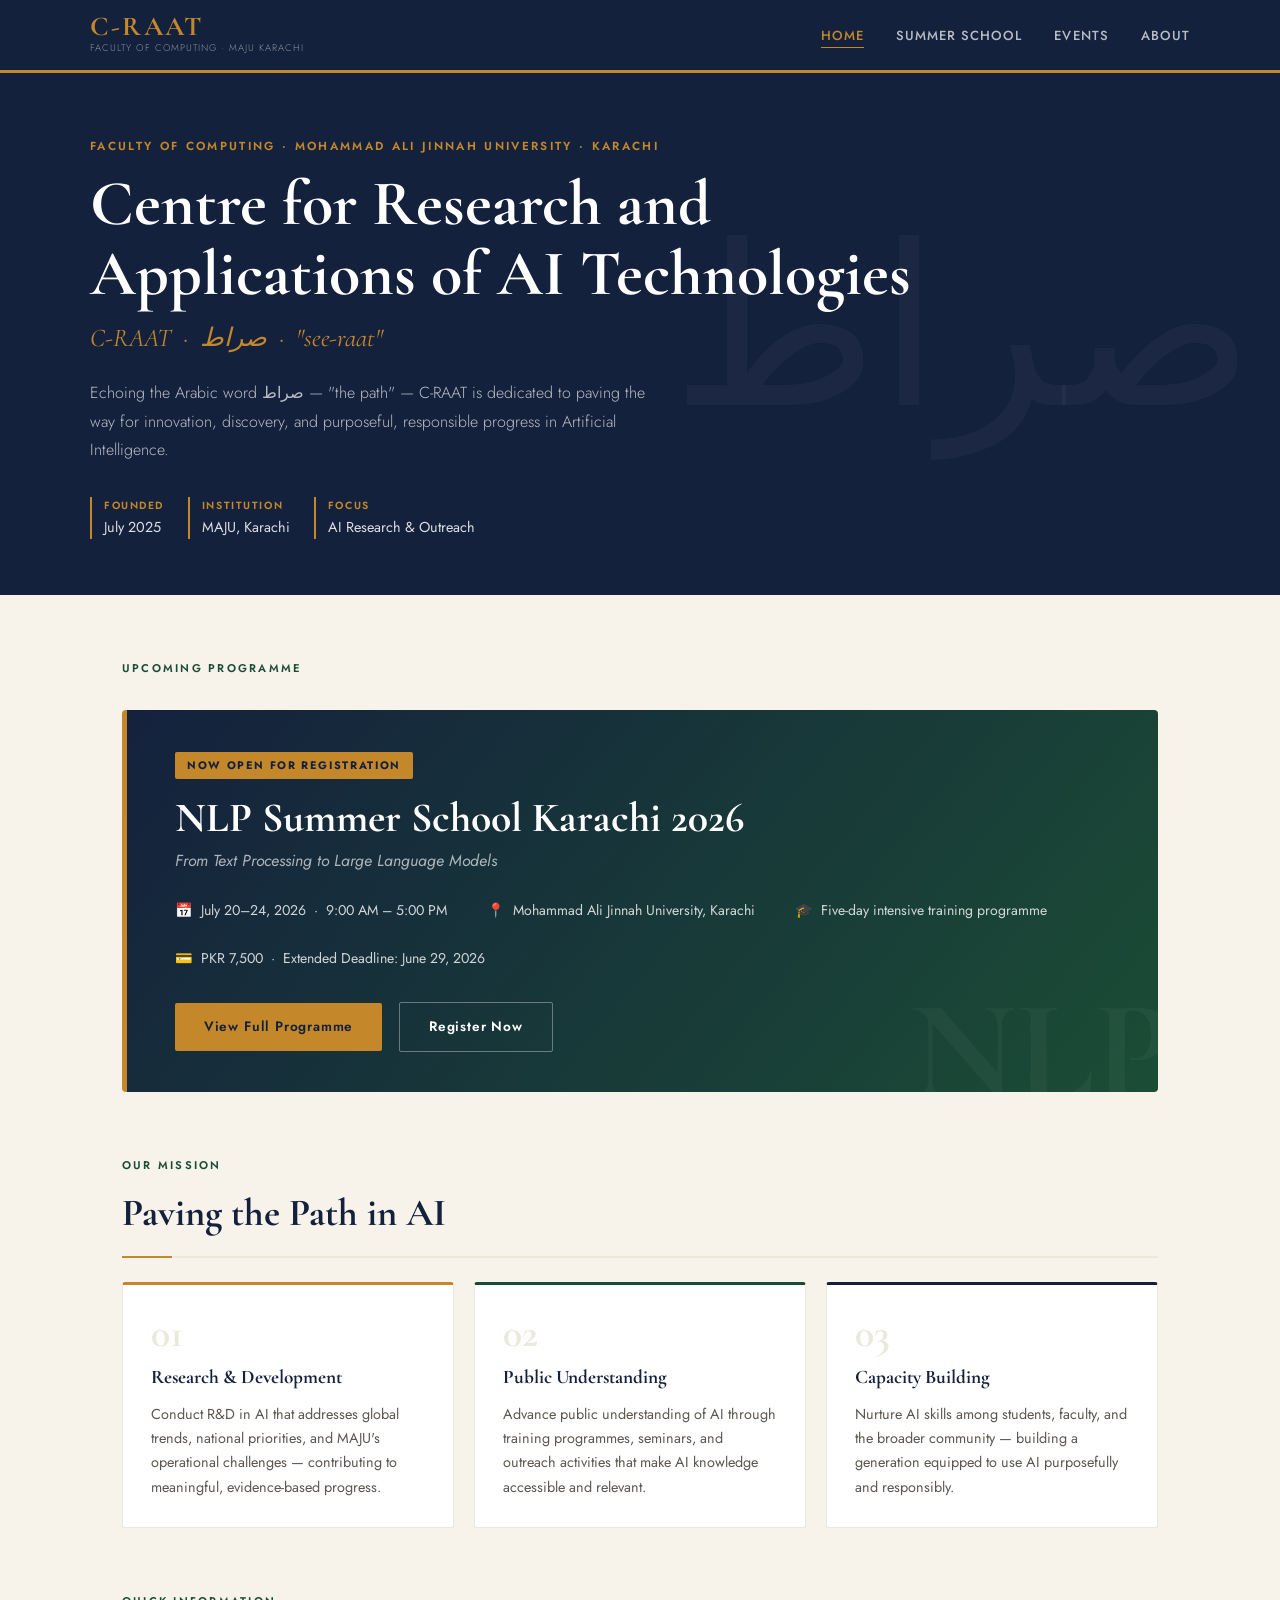
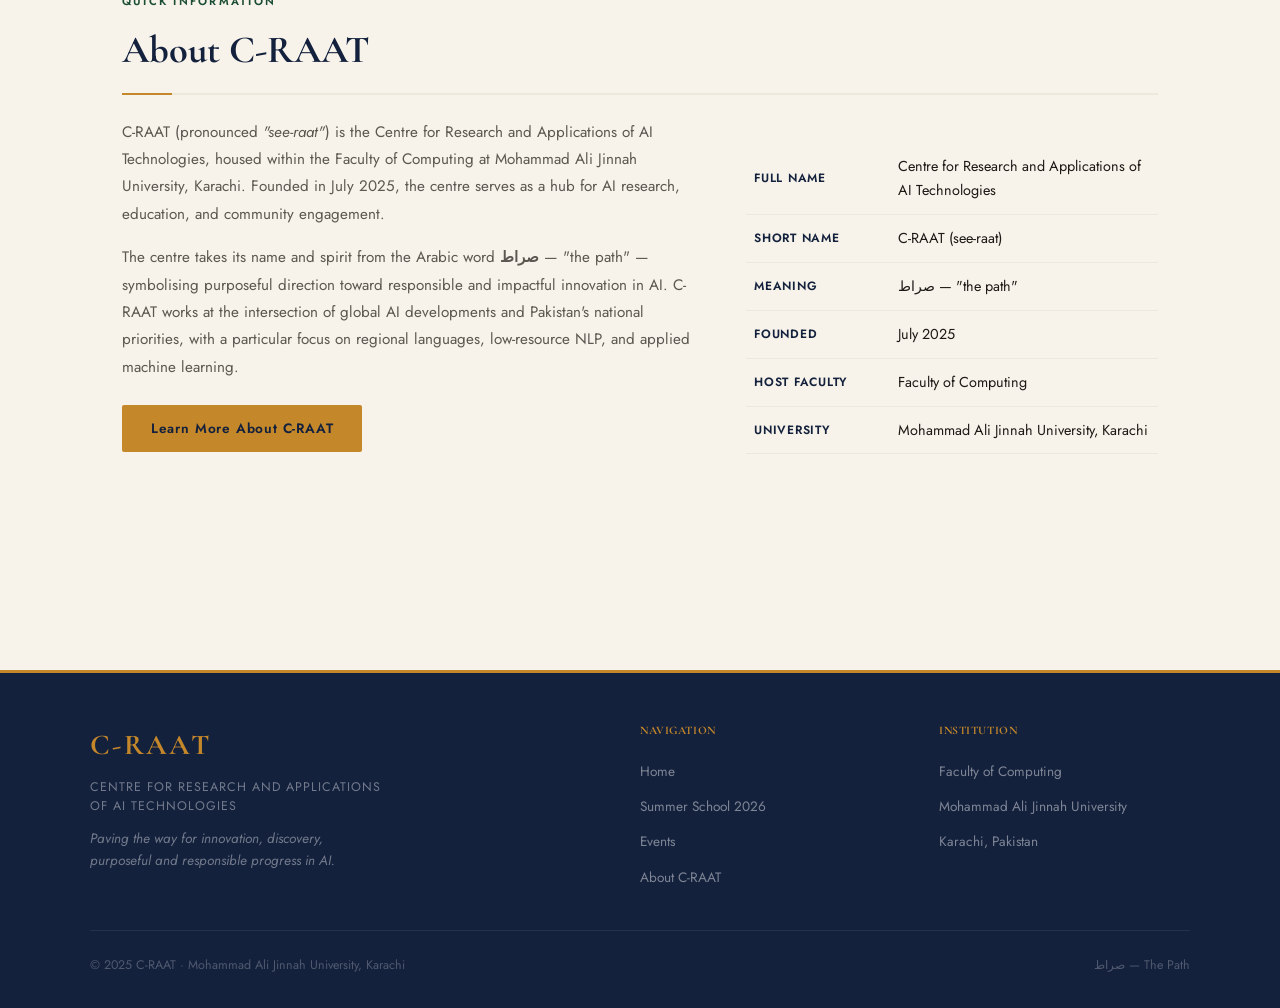
<file: index.html>
<!DOCTYPE html>
<html lang="en">
<head>
  <meta charset="UTF-8">
  <meta name="viewport" content="width=device-width, initial-scale=1.0">
  <title>C-RAAT — Centre for Research and Applications of AI Technologies</title>
  <meta name="description" content="C-RAAT is the Centre for Research and Applications of AI Technologies at the Faculty of Computing, Mohammad Ali Jinnah University, Karachi.">
  <link rel="stylesheet" href="style.css">
</head>
<body>

<!-- ── HEADER ─────────────────────────────── -->
<header class="site-header">
  <div class="nav-inner">
    <a href="index.html" class="site-logo">
      <span class="logo-abbr">C-RAAT</span>
      <span class="logo-sub">Faculty of Computing · MAJU Karachi</span>
    </a>
    <ul class="nav-links">
      <li><a href="index.html" class="active">Home</a></li>
      <li><a href="summer-school.html">Summer School</a></li>
      <li><a href="events.html">Events</a></li>
      <li><a href="about.html">About</a></li>
    </ul>
  </div>
</header>

<!-- ── HERO ───────────────────────────────── -->
<section class="page-hero" data-arabic="صراط">
  <div class="hero-inner">
    <p class="hero-eyebrow">Faculty of Computing · Mohammad Ali Jinnah University · Karachi</p>
    <h1 class="hero-title">Centre for Research and<br>Applications of AI Technologies</h1>
    <p class="hero-subtitle">C-RAAT &nbsp;·&nbsp; صراط &nbsp;·&nbsp; "see-raat"</p>
    <p class="hero-desc">
      Echoing the Arabic word صراط — "the path" — C-RAAT is dedicated to paving the way for innovation, discovery, and purposeful, responsible progress in Artificial Intelligence.
    </p>
    <div class="hero-badges">
      <div class="hero-badge">
        <span class="badge-label">Founded</span>
        <span class="badge-value">July 2025</span>
      </div>
      <div class="hero-badge">
        <span class="badge-label">Institution</span>
        <span class="badge-value">MAJU, Karachi</span>
      </div>
      <div class="hero-badge">
        <span class="badge-label">Focus</span>
        <span class="badge-value">AI Research &amp; Outreach</span>
      </div>
    </div>
  </div>
</section>

<!-- ── MAIN ────────────────────────────────── -->
<main class="main">

  <!-- Summer School Announcement -->
  <section class="section">
    <p class="section-eyebrow">Upcoming Programme</p>
    <div class="announcement">
      <span class="ann-badge">Now Open for Registration</span>
      <h2 class="ann-title">NLP Summer School Karachi 2026</h2>
      <p class="ann-subtitle">From Text Processing to Large Language Models</p>
      <div class="ann-details">
        <div class="ann-detail">
          <span class="ann-detail-icon">📅</span>
          <span>July 20–24, 2026 &nbsp;·&nbsp; 9:00 AM – 5:00 PM</span>
        </div>
        <div class="ann-detail">
          <span class="ann-detail-icon">📍</span>
          <span>Mohammad Ali Jinnah University, Karachi</span>
        </div>
        <div class="ann-detail">
          <span class="ann-detail-icon">🎓</span>
          <span>Five-day intensive training programme</span>
        </div>
        <div class="ann-detail">
          <span class="ann-detail-icon">💳</span>
          <span>PKR 7,500 &nbsp;·&nbsp; Extended Deadline: June 29, 2026</span>
        </div>
      </div>
      <a href="summer-school.html" class="btn btn-gold">View Full Programme</a>
      <a href="summer-school.html#registration" class="btn btn-outline">Register Now</a>
    </div>
  </section>

  <!-- Mission -->
  <section class="section">
    <p class="section-eyebrow">Our Mission</p>
    <h2 class="section-title">Paving the Path in AI</h2>
    <div class="cards-grid">
      <div class="card">
        <div class="card-num">01</div>
        <h3 class="card-title">Research &amp; Development</h3>
        <p class="card-text">Conduct R&amp;D in AI that addresses global trends, national priorities, and MAJU's operational challenges — contributing to meaningful, evidence-based progress.</p>
      </div>
      <div class="card">
        <div class="card-num">02</div>
        <h3 class="card-title">Public Understanding</h3>
        <p class="card-text">Advance public understanding of AI through training programmes, seminars, and outreach activities that make AI knowledge accessible and relevant.</p>
      </div>
      <div class="card">
        <div class="card-num">03</div>
        <h3 class="card-title">Capacity Building</h3>
        <p class="card-text">Nurture AI skills among students, faculty, and the broader community — building a generation equipped to use AI purposefully and responsibly.</p>
      </div>
    </div>
  </section>

  <!-- Quick Info -->
  <section class="section">
    <p class="section-eyebrow">Quick Information</p>
    <h2 class="section-title">About C-RAAT</h2>
    <div class="two-col">
      <div class="prose">
        <p>
          C-RAAT (pronounced <em>"see-raat"</em>) is the Centre for Research and Applications of AI Technologies, housed within the Faculty of Computing at Mohammad Ali Jinnah University, Karachi. Founded in July 2025, the centre serves as a hub for AI research, education, and community engagement.
        </p>
        <p>
          The centre takes its name and spirit from the Arabic word <strong>صراط</strong> — "the path" — symbolising purposeful direction toward responsible and impactful innovation in AI. C-RAAT works at the intersection of global AI developments and Pakistan's national priorities, with a particular focus on regional languages, low-resource NLP, and applied machine learning.
        </p>
        <a href="about.html" class="btn btn-gold" style="margin-top:0.5rem;">Learn More About C-RAAT</a>
      </div>
      <div>
        <table class="info-table">
          <tr><td>Full Name</td><td>Centre for Research and Applications of AI Technologies</td></tr>
          <tr><td>Short Name</td><td>C-RAAT (see-raat)</td></tr>
          <tr><td>Meaning</td><td>صراط — "the path"</td></tr>
          <tr><td>Founded</td><td>July 2025</td></tr>
          <tr><td>Host Faculty</td><td>Faculty of Computing</td></tr>
          <tr><td>University</td><td>Mohammad Ali Jinnah University, Karachi</td></tr>
        </table>
      </div>
    </div>
  </section>

</main>

<!-- ── FOOTER ──────────────────────────────── -->
<footer class="site-footer">
  <div class="footer-inner">
    <div>
      <div class="footer-brand-name">C-RAAT</div>
      <div class="footer-brand-full">Centre for Research and Applications<br>of AI Technologies</div>
      <p class="footer-brand-tagline">Paving the way for innovation, discovery,<br>purposeful and responsible progress in AI.</p>
    </div>
    <div>
      <div class="footer-heading">Navigation</div>
      <ul class="footer-links">
        <li><a href="index.html">Home</a></li>
        <li><a href="summer-school.html">Summer School 2026</a></li>
        <li><a href="events.html">Events</a></li>
        <li><a href="about.html">About C-RAAT</a></li>
      </ul>
    </div>
    <div>
      <div class="footer-heading">Institution</div>
      <ul class="footer-links">
        <li><a href="#">Faculty of Computing</a></li>
        <li><a href="#">Mohammad Ali Jinnah University</a></li>
        <li><a href="#">Karachi, Pakistan</a></li>
      </ul>
    </div>
  </div>
  <div class="footer-bottom">
    <span>© 2025 C-RAAT · Mohammad Ali Jinnah University, Karachi</span>
    <span>صراط — The Path</span>
  </div>
</footer>

</body>
</html>
</file>
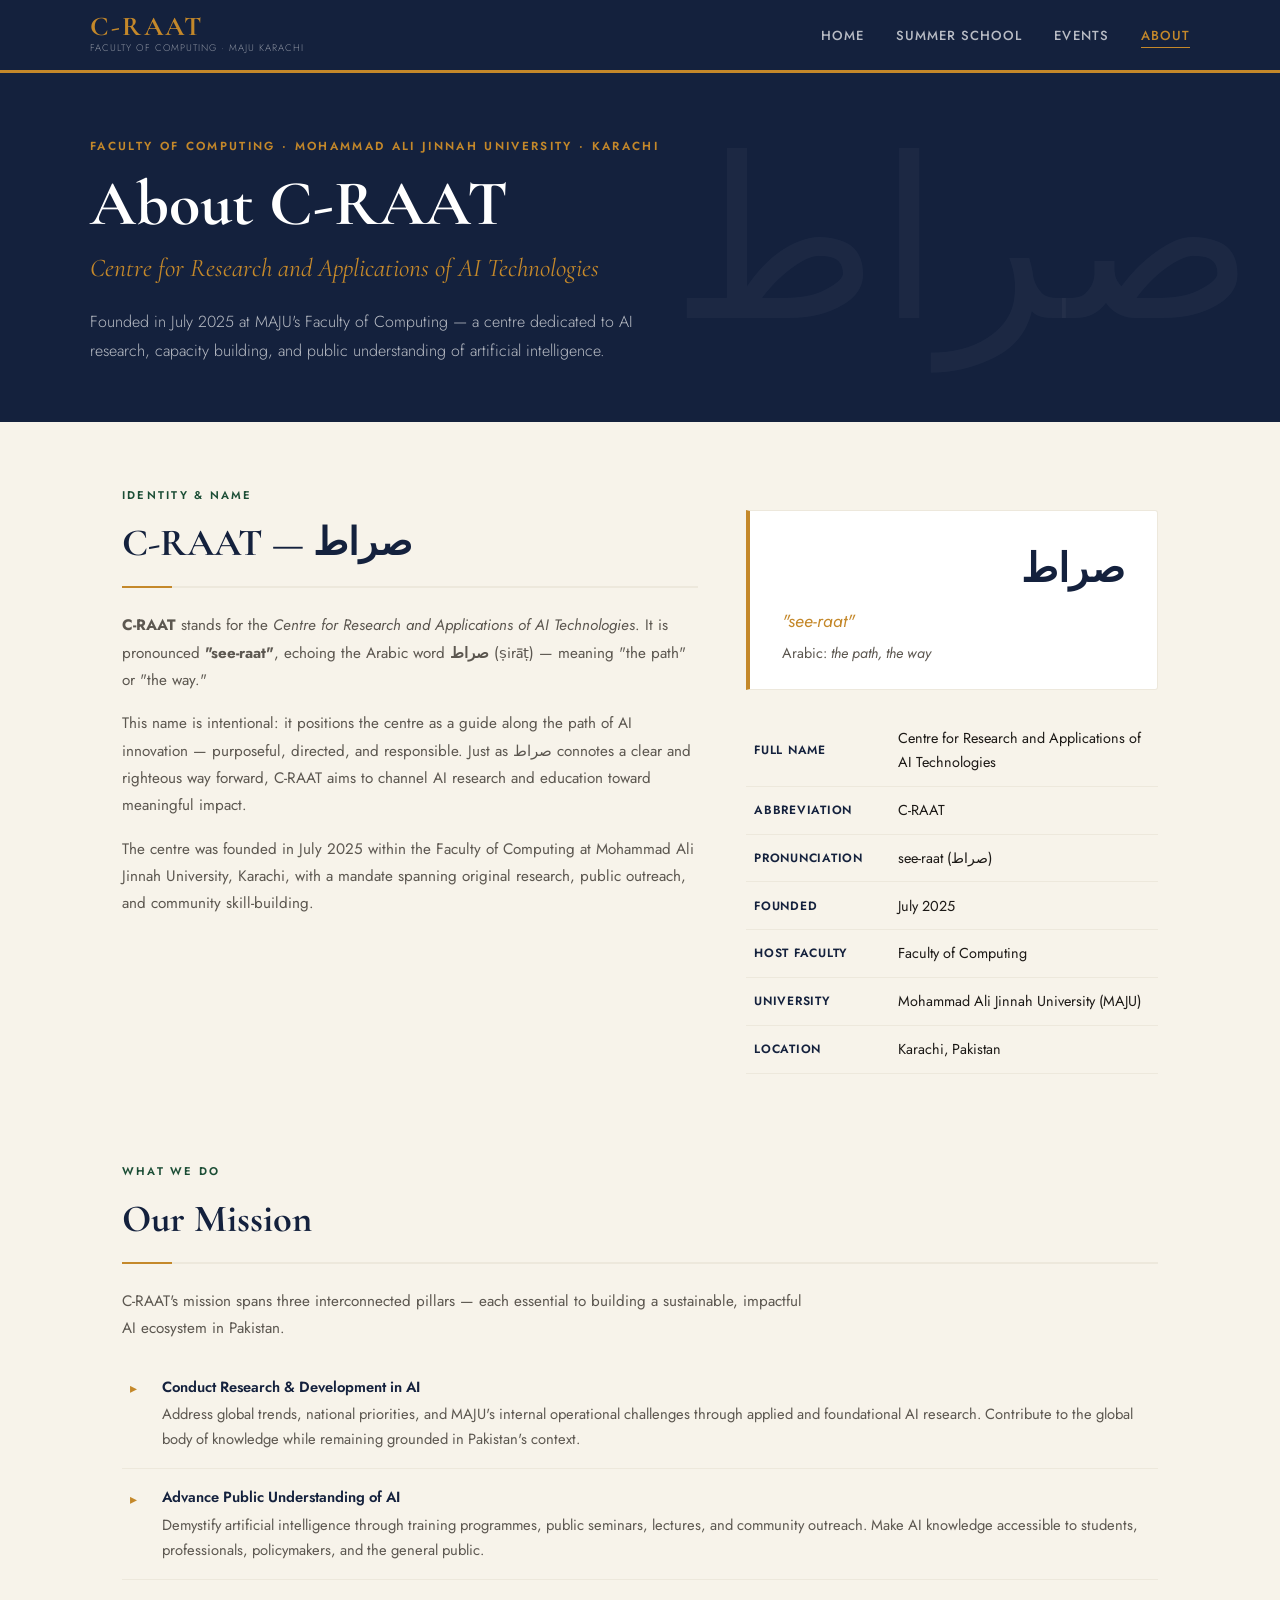
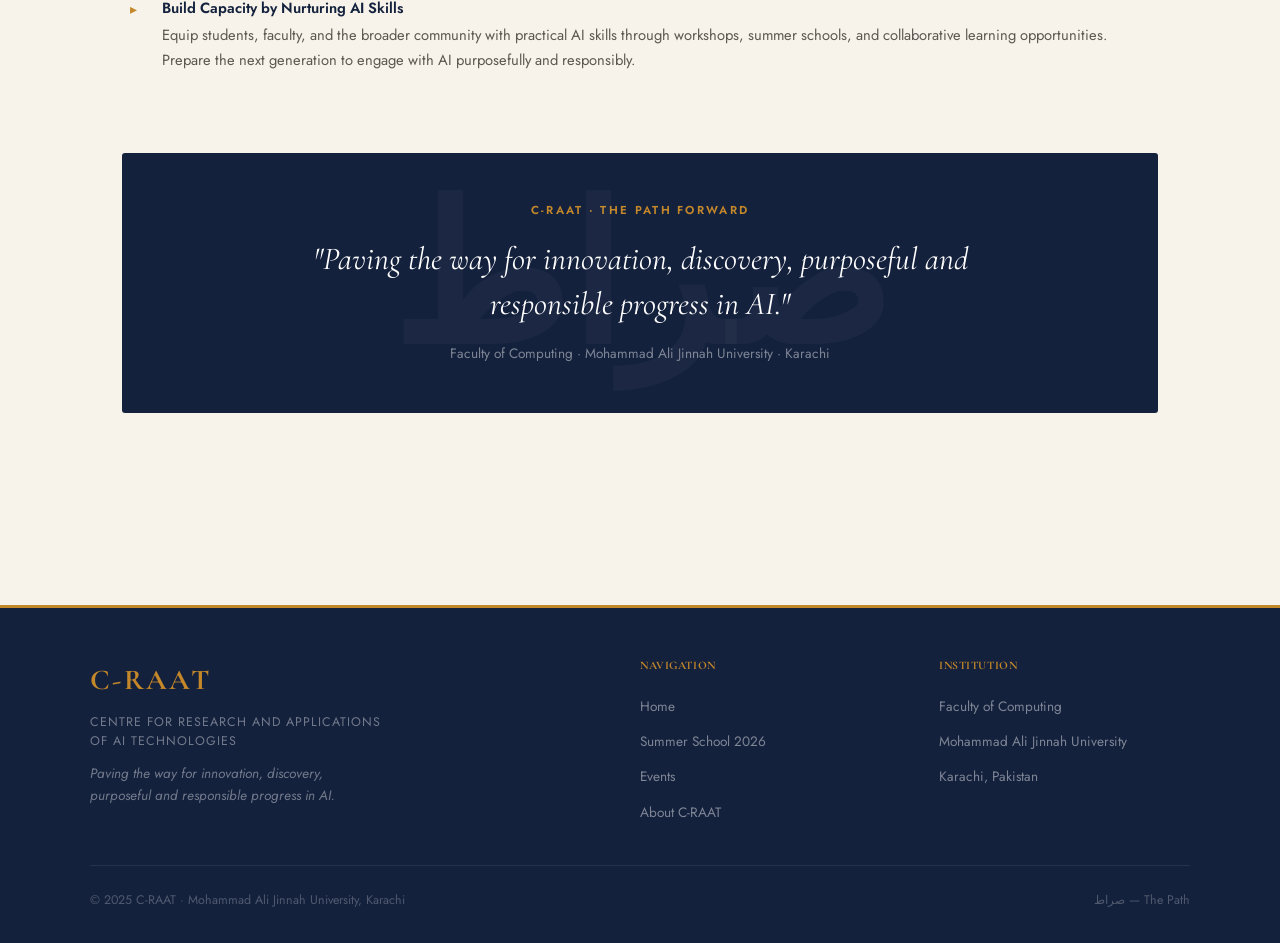
<file: about.html>
<!DOCTYPE html>
<html lang="en">
<head>
  <meta charset="UTF-8">
  <meta name="viewport" content="width=device-width, initial-scale=1.0">
  <title>About C-RAAT · Centre for Research and Applications of AI Technologies</title>
  <meta name="description" content="About C-RAAT — the Centre for Research and Applications of AI Technologies at the Faculty of Computing, Mohammad Ali Jinnah University, Karachi.">
  <link rel="stylesheet" href="style.css">
</head>
<body>

<header class="site-header">
  <div class="nav-inner">
    <a href="index.html" class="site-logo">
      <span class="logo-abbr">C-RAAT</span>
      <span class="logo-sub">Faculty of Computing · MAJU Karachi</span>
    </a>
    <ul class="nav-links">
      <li><a href="index.html">Home</a></li>
      <li><a href="summer-school.html">Summer School</a></li>
      <li><a href="events.html">Events</a></li>
      <li><a href="about.html" class="active">About</a></li>
    </ul>
  </div>
</header>

<section class="page-hero" data-arabic="صراط">
  <div class="hero-inner">
    <p class="hero-eyebrow">Faculty of Computing · Mohammad Ali Jinnah University · Karachi</p>
    <h1 class="hero-title">About C-RAAT</h1>
    <p class="hero-subtitle">Centre for Research and Applications of AI Technologies</p>
    <p class="hero-desc">
      Founded in July 2025 at MAJU's Faculty of Computing — a centre dedicated to AI research, capacity building, and public understanding of artificial intelligence.
    </p>
  </div>
</section>

<main class="main">

  <!-- Name & Meaning -->
  <section class="section">
    <div class="two-col">
      <div>
        <p class="section-eyebrow">Identity &amp; Name</p>
        <h2 class="section-title">C-RAAT — صراط</h2>
        <div class="prose">
          <p>
            <strong>C-RAAT</strong> stands for the <em>Centre for Research and Applications of AI Technologies</em>. It is pronounced <strong>"see-raat"</strong>, echoing the Arabic word <strong>صراط</strong> (ṣirāṭ) — meaning "the path" or "the way."
          </p>
          <p>
            This name is intentional: it positions the centre as a guide along the path of AI innovation — purposeful, directed, and responsible. Just as صراط connotes a clear and righteous way forward, C-RAAT aims to channel AI research and education toward meaningful impact.
          </p>
          <p>
            The centre was founded in July 2025 within the Faculty of Computing at Mohammad Ali Jinnah University, Karachi, with a mandate spanning original research, public outreach, and community skill-building.
          </p>
        </div>
      </div>
      <div>
        <div class="pronunciation-box">
          <div class="pronunciation-arabic">صراط</div>
          <div class="pronunciation-phonetic">"see-raat"</div>
          <div class="pronunciation-meaning">Arabic: <em>the path, the way</em></div>
        </div>
        <table class="info-table" style="margin-top:1.5rem;">
          <tr><td>Full Name</td><td>Centre for Research and Applications of AI Technologies</td></tr>
          <tr><td>Abbreviation</td><td>C-RAAT</td></tr>
          <tr><td>Pronunciation</td><td>see-raat (صراط)</td></tr>
          <tr><td>Founded</td><td>July 2025</td></tr>
          <tr><td>Host Faculty</td><td>Faculty of Computing</td></tr>
          <tr><td>University</td><td>Mohammad Ali Jinnah University (MAJU)</td></tr>
          <tr><td>Location</td><td>Karachi, Pakistan</td></tr>
        </table>
      </div>
    </div>
  </section>

  <!-- Mission -->
  <section class="section">
    <p class="section-eyebrow">What We Do</p>
    <h2 class="section-title">Our Mission</h2>
    <p style="font-size:0.95rem;color:var(--text-muted);max-width:680px;margin-bottom:0.5rem;line-height:1.8;">
      C-RAAT's mission spans three interconnected pillars — each essential to building a sustainable, impactful AI ecosystem in Pakistan.
    </p>
    <ul class="mission-list">
      <li>
        <strong>Conduct Research &amp; Development in AI</strong>
        Address global trends, national priorities, and MAJU's internal operational challenges through applied and foundational AI research. Contribute to the global body of knowledge while remaining grounded in Pakistan's context.
      </li>
      <li>
        <strong>Advance Public Understanding of AI</strong>
        Demystify artificial intelligence through training programmes, public seminars, lectures, and community outreach. Make AI knowledge accessible to students, professionals, policymakers, and the general public.
      </li>
      <li>
        <strong>Build Capacity by Nurturing AI Skills</strong>
        Equip students, faculty, and the broader community with practical AI skills through workshops, summer schools, and collaborative learning opportunities. Prepare the next generation to engage with AI purposefully and responsibly.
      </li>
    </ul>
  </section>

  <!-- Tagline -->
  <section class="section">
    <div style="background:var(--navy);color:var(--white);padding:3rem;border-radius:3px;text-align:center;position:relative;overflow:hidden;">
      <div style="position:absolute;inset:0;display:flex;align-items:center;justify-content:center;pointer-events:none;">
        <span style="font-family:'Cormorant Garamond',serif;font-size:12rem;font-weight:700;color:rgba(255,255,255,0.03);">صراط</span>
      </div>
      <p style="font-size:0.72rem;letter-spacing:0.2em;text-transform:uppercase;color:var(--gold);font-weight:600;margin-bottom:1rem;">C-RAAT · The Path Forward</p>
      <blockquote style="font-family:'Cormorant Garamond',serif;font-size:clamp(1.4rem,3vw,2rem);font-style:italic;line-height:1.4;color:var(--white);max-width:700px;margin:0 auto 1rem;">
        "Paving the way for innovation, discovery, purposeful and responsible progress in AI."
      </blockquote>
      <p style="font-size:0.85rem;color:rgba(255,255,255,0.45);">Faculty of Computing · Mohammad Ali Jinnah University · Karachi</p>
    </div>
  </section>

</main>

<footer class="site-footer">
  <div class="footer-inner">
    <div>
      <div class="footer-brand-name">C-RAAT</div>
      <div class="footer-brand-full">Centre for Research and Applications<br>of AI Technologies</div>
      <p class="footer-brand-tagline">Paving the way for innovation, discovery,<br>purposeful and responsible progress in AI.</p>
    </div>
    <div>
      <div class="footer-heading">Navigation</div>
      <ul class="footer-links">
        <li><a href="index.html">Home</a></li>
        <li><a href="summer-school.html">Summer School 2026</a></li>
        <li><a href="events.html">Events</a></li>
        <li><a href="about.html">About C-RAAT</a></li>
      </ul>
    </div>
    <div>
      <div class="footer-heading">Institution</div>
      <ul class="footer-links">
        <li><a href="#">Faculty of Computing</a></li>
        <li><a href="#">Mohammad Ali Jinnah University</a></li>
        <li><a href="#">Karachi, Pakistan</a></li>
      </ul>
    </div>
  </div>
  <div class="footer-bottom">
    <span>© 2025 C-RAAT · Mohammad Ali Jinnah University, Karachi</span>
    <span>صراط — The Path</span>
  </div>
</footer>

</body>
</html>
</file>
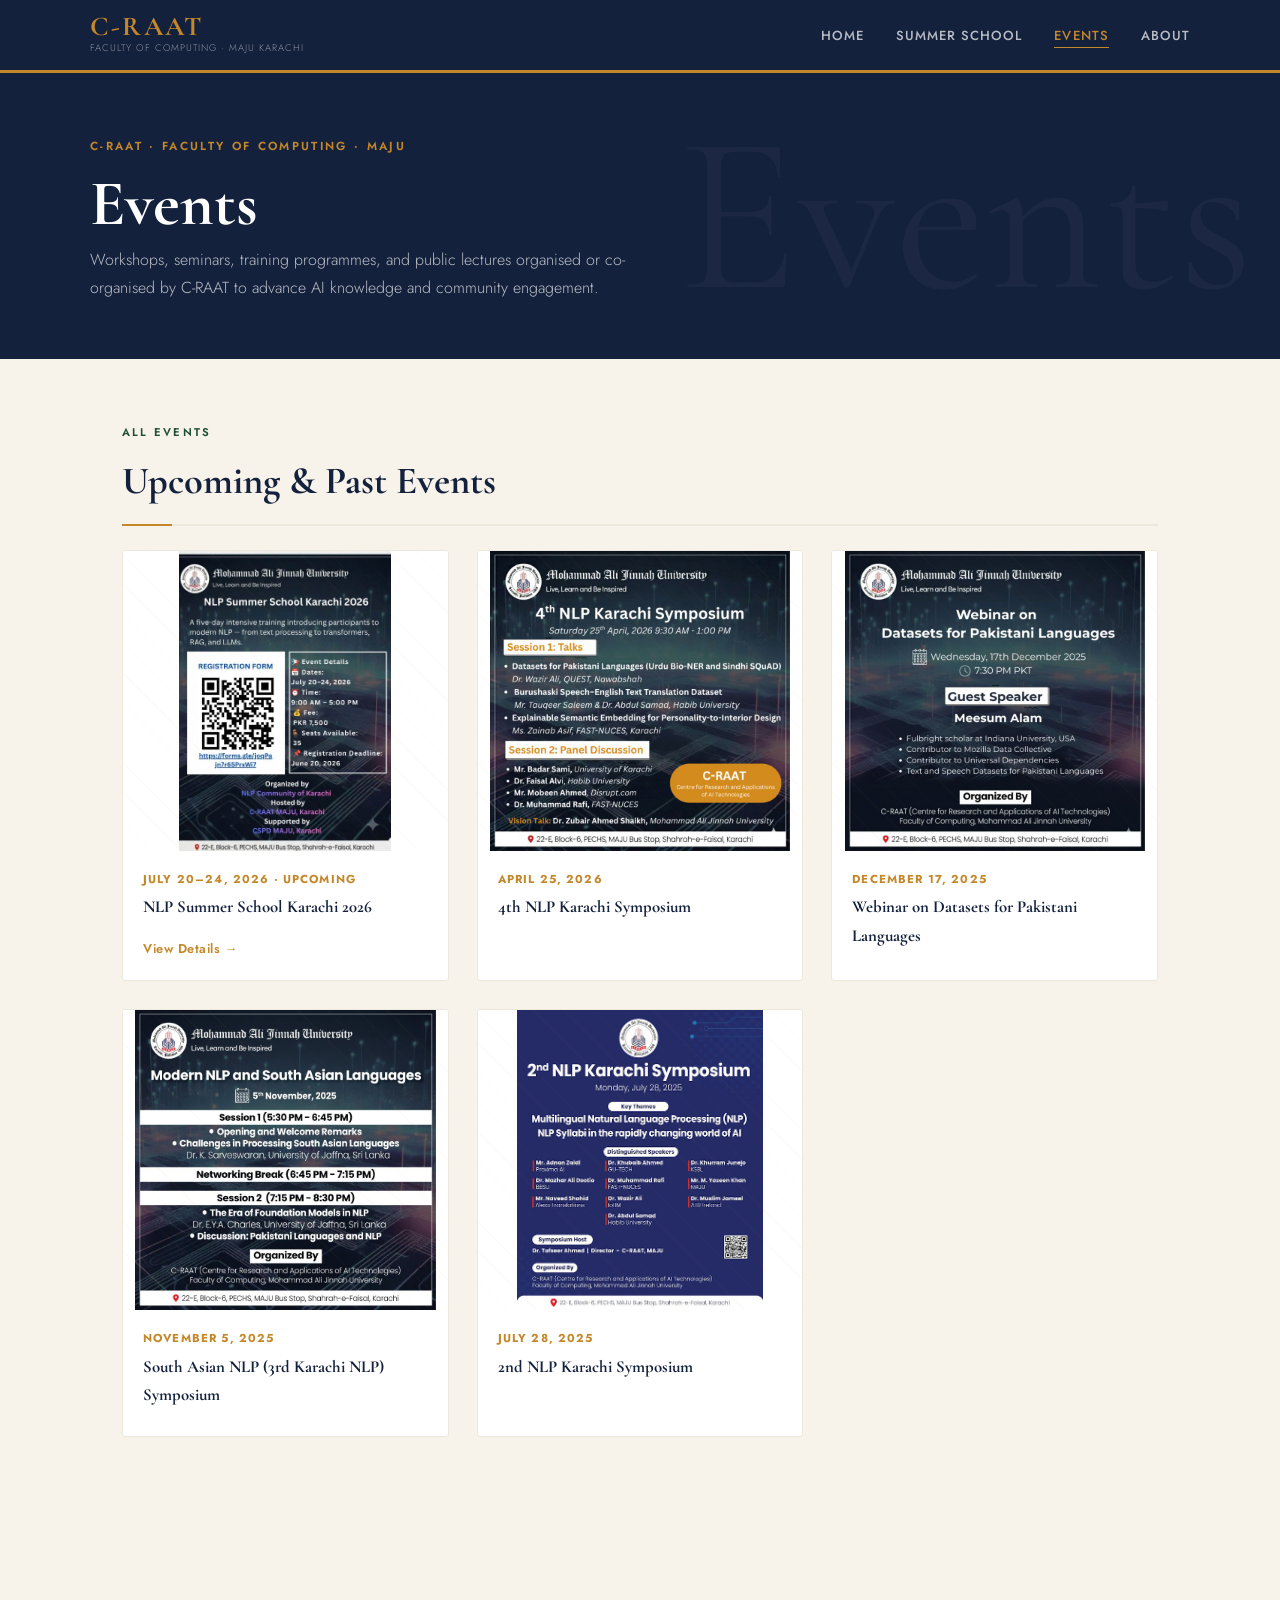
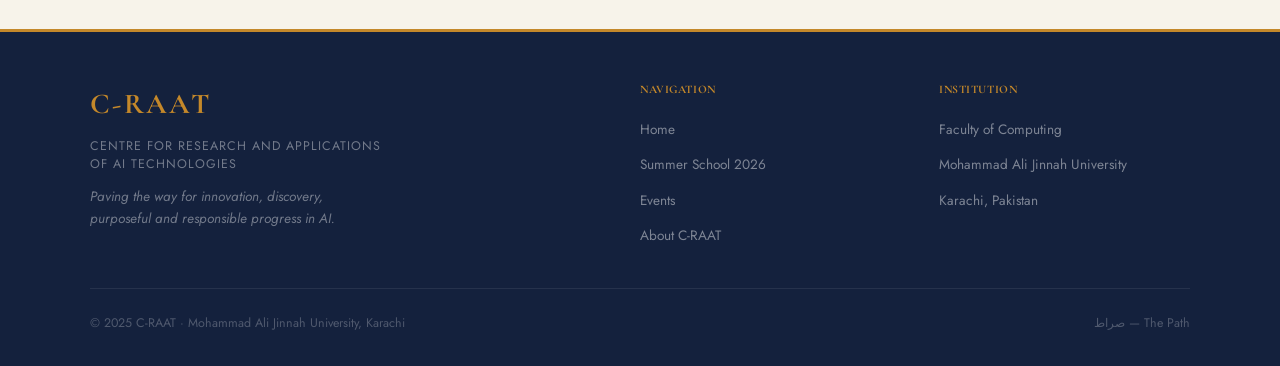
<file: events.html>
<!DOCTYPE html>
<html lang="en">
<head>
  <meta charset="UTF-8">
  <meta name="viewport" content="width=device-width, initial-scale=1.0">
  <title>Events · C-RAAT</title>
  <meta name="description" content="Events organised or co-organised by C-RAAT — Centre for Research and Applications of AI Technologies, MAJU Karachi.">
  <link rel="stylesheet" href="style.css">
</head>
<body>

<header class="site-header">
  <div class="nav-inner">
    <a href="index.html" class="site-logo">
      <span class="logo-abbr">C-RAAT</span>
      <span class="logo-sub">Faculty of Computing · MAJU Karachi</span>
    </a>
    <ul class="nav-links">
      <li><a href="index.html">Home</a></li>
      <li><a href="summer-school.html">Summer School</a></li>
      <li><a href="events.html" class="active">Events</a></li>
      <li><a href="about.html">About</a></li>
    </ul>
  </div>
</header>

<section class="page-hero" data-arabic="Events">
  <div class="hero-inner">
    <p class="hero-eyebrow">C-RAAT · Faculty of Computing · MAJU</p>
    <h1 class="hero-title">Events</h1>
    <p class="hero-desc">
      Workshops, seminars, training programmes, and public lectures organised or co-organised by C-RAAT to advance AI knowledge and community engagement.
    </p>
  </div>
</section>

<main class="main">

  <section class="section">
    <p class="section-eyebrow">All Events</p>
    <h2 class="section-title">Upcoming &amp; Past Events</h2>

    <div class="events-grid">

      <!-- ═══════════════════════════════════════════════════
           EVENT 5
           • Replace image1.jpg with your actual filename
           • Place the image file in the same folder as this HTML
           • Edit date, title, and description below

           ═══════════════════════════════════════════════════ -->
      <div class="event-card">
        <div class="event-poster">
          <img src="images/nlp-ss-26.jpg" alt="NLP Summer School 2026 Poster">
        </div>
        <div class="event-info">
          <div class="event-date">July 20–24, 2026 · Upcoming</div>
          <div class="event-title">NLP Summer School Karachi 2026</div>
          <p style="font-size:0.82rem;color:var(--text-muted);margin-top:0.4rem;line-height:1.6;">
            
          </p>
          <a href="summer-school.html" style="font-size:0.8rem;color:var(--gold);font-weight:600;text-decoration:none;display:inline-block;margin-top:0.6rem;letter-spacing:0.04em;">View Details →</a>
        </div>
      </div>

      <!-- ═══════════════════════════════════════════════════
           EVENT 4 — replace image2.jpg and edit text below
           ═══════════════════════════════════════════════════ -->
      <div class="event-card">
        <div class="event-poster">
          <img src="images/4th-nlp-symp.jpg" alt="4th NLP Karachi Symposium">
        </div>
        <div class="event-info">
          <div class="event-date">April 25, 2026</div>
          <div class="event-title">4th NLP Karachi Symposium</div>
          <p style="font-size:0.82rem;color:var(--text-muted);margin-top:0.4rem;line-height:1.6;">
            
          </p>
        </div>
      </div>

      <!-- ═══════════════════════════════════════════════════
           EVENT 3 — replace image3.jpg and edit text below
           ═══════════════════════════════════════════════════ -->
      <div class="event-card">
        <div class="event-poster">
          <img src="images/wbn-paklang-25.jpg" alt="Webinar on Datasets for Pakistani Languages">
        </div>
        <div class="event-info">
          <div class="event-date">December 17, 2025</div>
          <div class="event-title">Webinar on Datasets for Pakistani Languages</div>
          <p style="font-size:0.82rem;color:var(--text-muted);margin-top:0.4rem;line-height:1.6;">
           
          </p>
        </div>
      </div>

      <!-- ═══════════════════════════════════════════════════
           EVENT 2 — replace image3.jpg and edit text below
           ═══════════════════════════════════════════════════ -->
      <div class="event-card">
        <div class="event-poster">
          <img src="images/sanlp-symp.jpg" alt="South Asian NLP (3rd Karachi NLP) Symposium">
        </div>
        <div class="event-info">
          <div class="event-date">November 5, 2025</div>
          <div class="event-title">South Asian NLP (3rd Karachi NLP) Symposium</div>
          <p style="font-size:0.82rem;color:var(--text-muted);margin-top:0.4rem;line-height:1.6;">
           
          </p>
        </div>
      </div>

      <!-- ═══════════════════════════════════════════════════
           EVENT 1 — replace image4.jpg and edit text below
           ═══════════════════════════════════════════════════ -->
      <div class="event-card">
        <div class="event-poster">
          <img src="images/2nd-nlp-symp.jpg" alt="2nd NLP Karachi Symposium">
        </div>
        <div class="event-info">
          <div class="event-date">July 28, 2025</div>
          <div class="event-title">2nd NLP Karachi Symposium</div>
          <p style="font-size:0.82rem;color:var(--text-muted);margin-top:0.4rem;line-height:1.6;">
     
          </p>
        </div>
      </div>

    </div>

    
  </section>

</main>

<footer class="site-footer">
  <div class="footer-inner">
    <div>
      <div class="footer-brand-name">C-RAAT</div>
      <div class="footer-brand-full">Centre for Research and Applications<br>of AI Technologies</div>
      <p class="footer-brand-tagline">Paving the way for innovation, discovery,<br>purposeful and responsible progress in AI.</p>
    </div>
    <div>
      <div class="footer-heading">Navigation</div>
      <ul class="footer-links">
        <li><a href="index.html">Home</a></li>
        <li><a href="summer-school.html">Summer School 2026</a></li>
        <li><a href="events.html">Events</a></li>
        <li><a href="about.html">About C-RAAT</a></li>
      </ul>
    </div>
    <div>
      <div class="footer-heading">Institution</div>
      <ul class="footer-links">
        <li><a href="#">Faculty of Computing</a></li>
        <li><a href="#">Mohammad Ali Jinnah University</a></li>
        <li><a href="#">Karachi, Pakistan</a></li>
      </ul>
    </div>
  </div>
  <div class="footer-bottom">
    <span>© 2025 C-RAAT · Mohammad Ali Jinnah University, Karachi</span>
    <span>صراط — The Path</span>
  </div>
</footer>

</body>
</html>
</file>
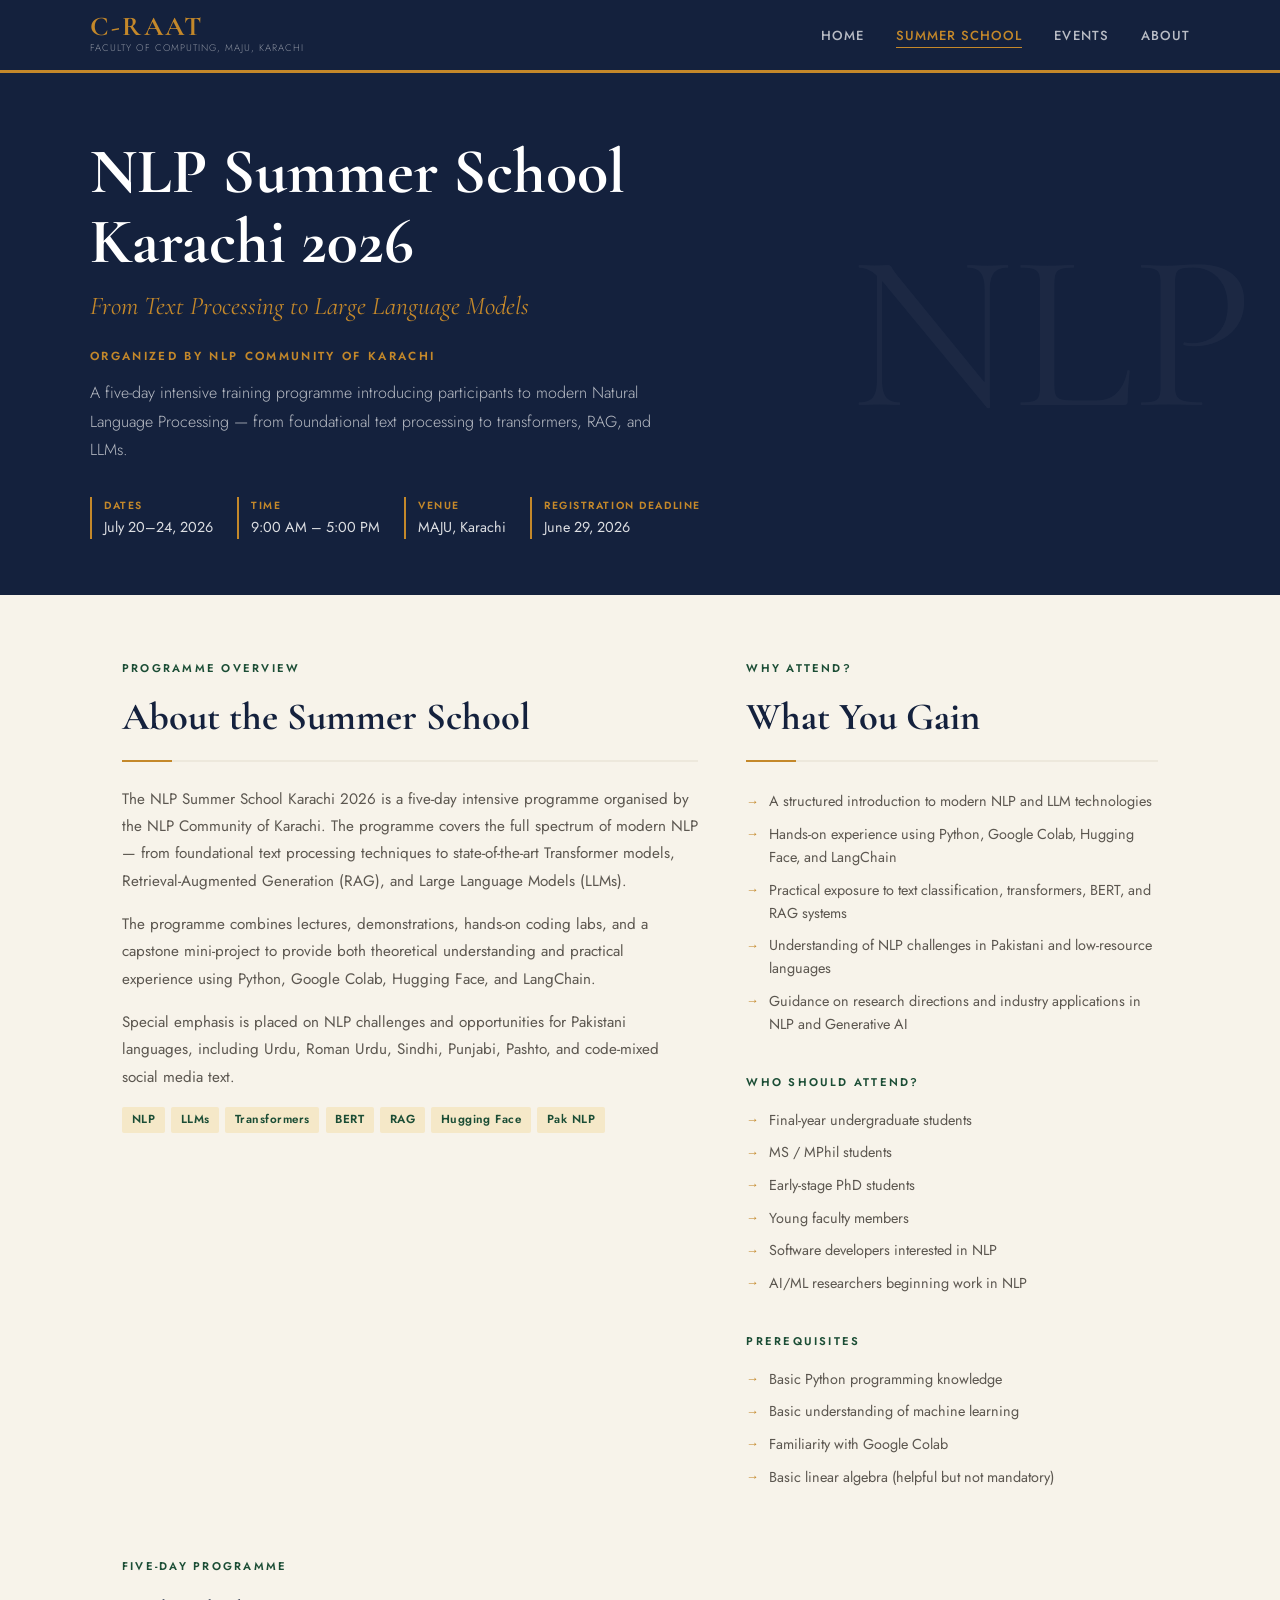
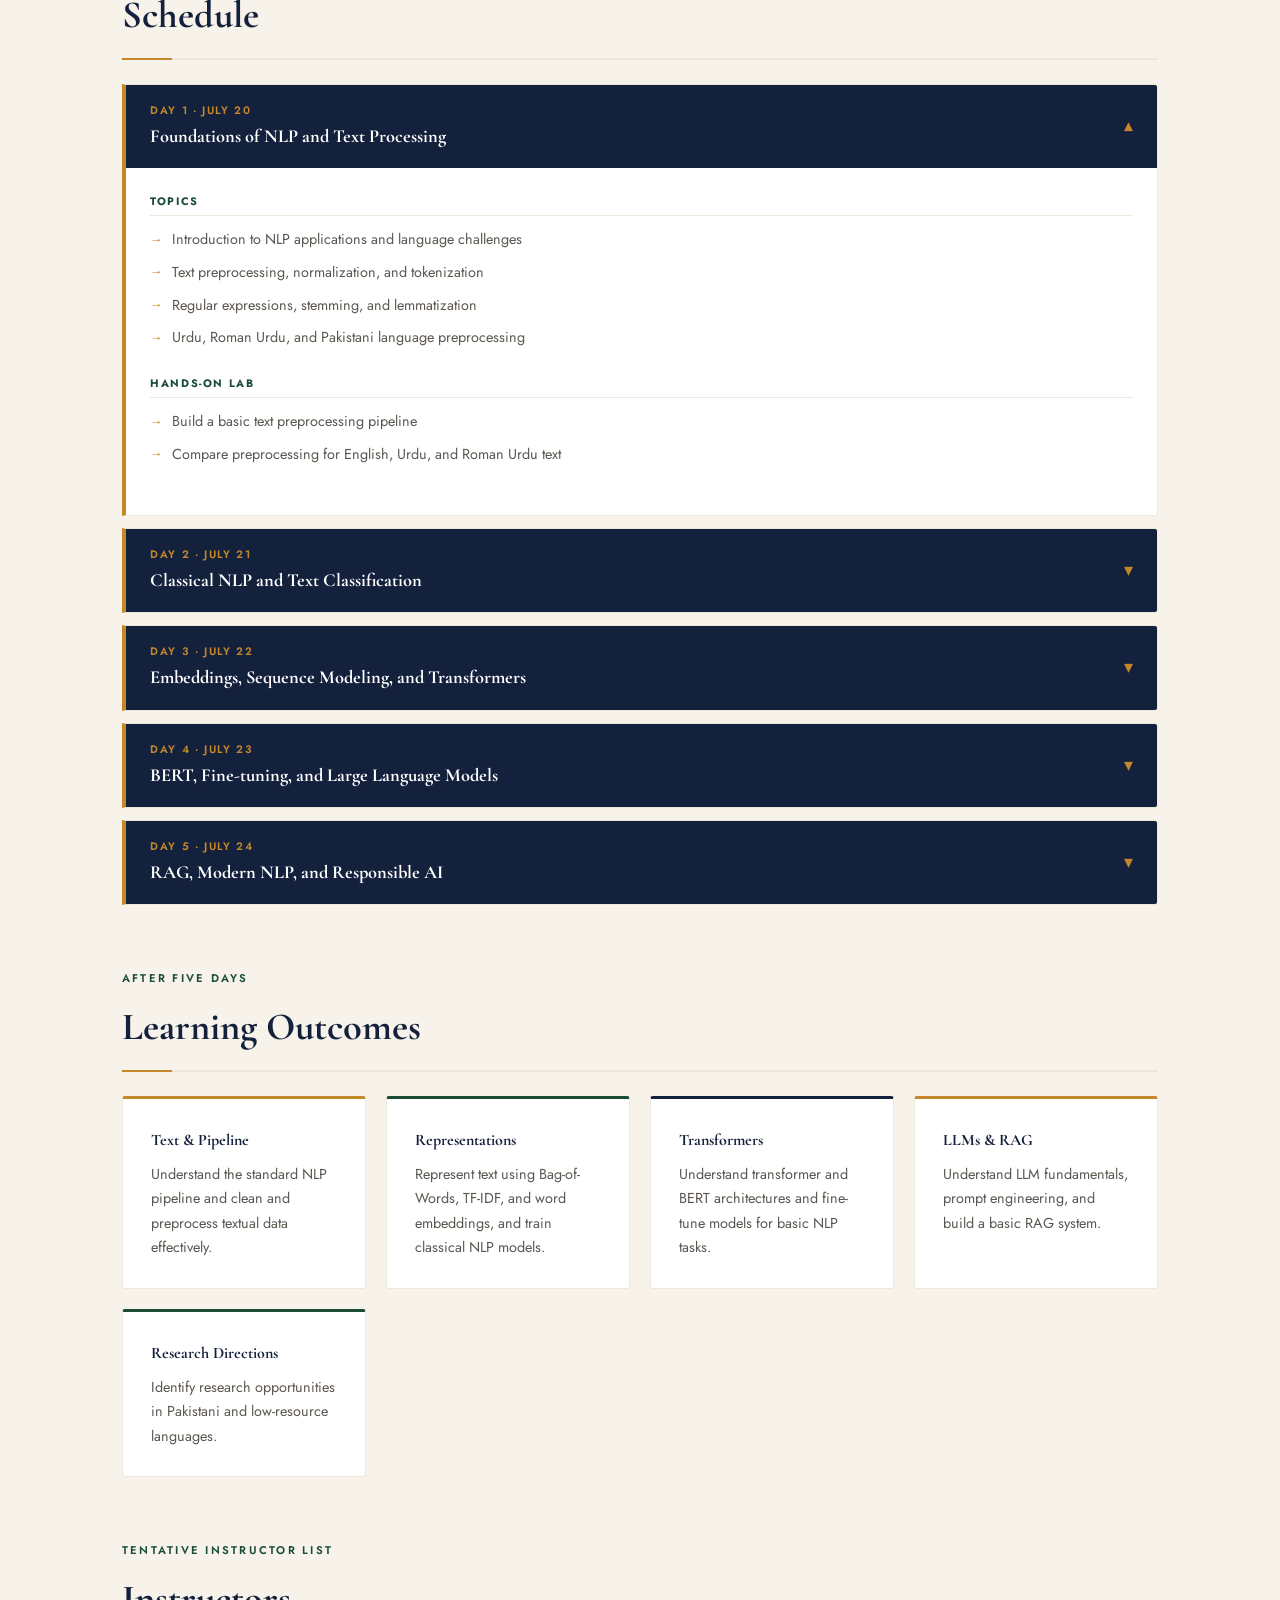
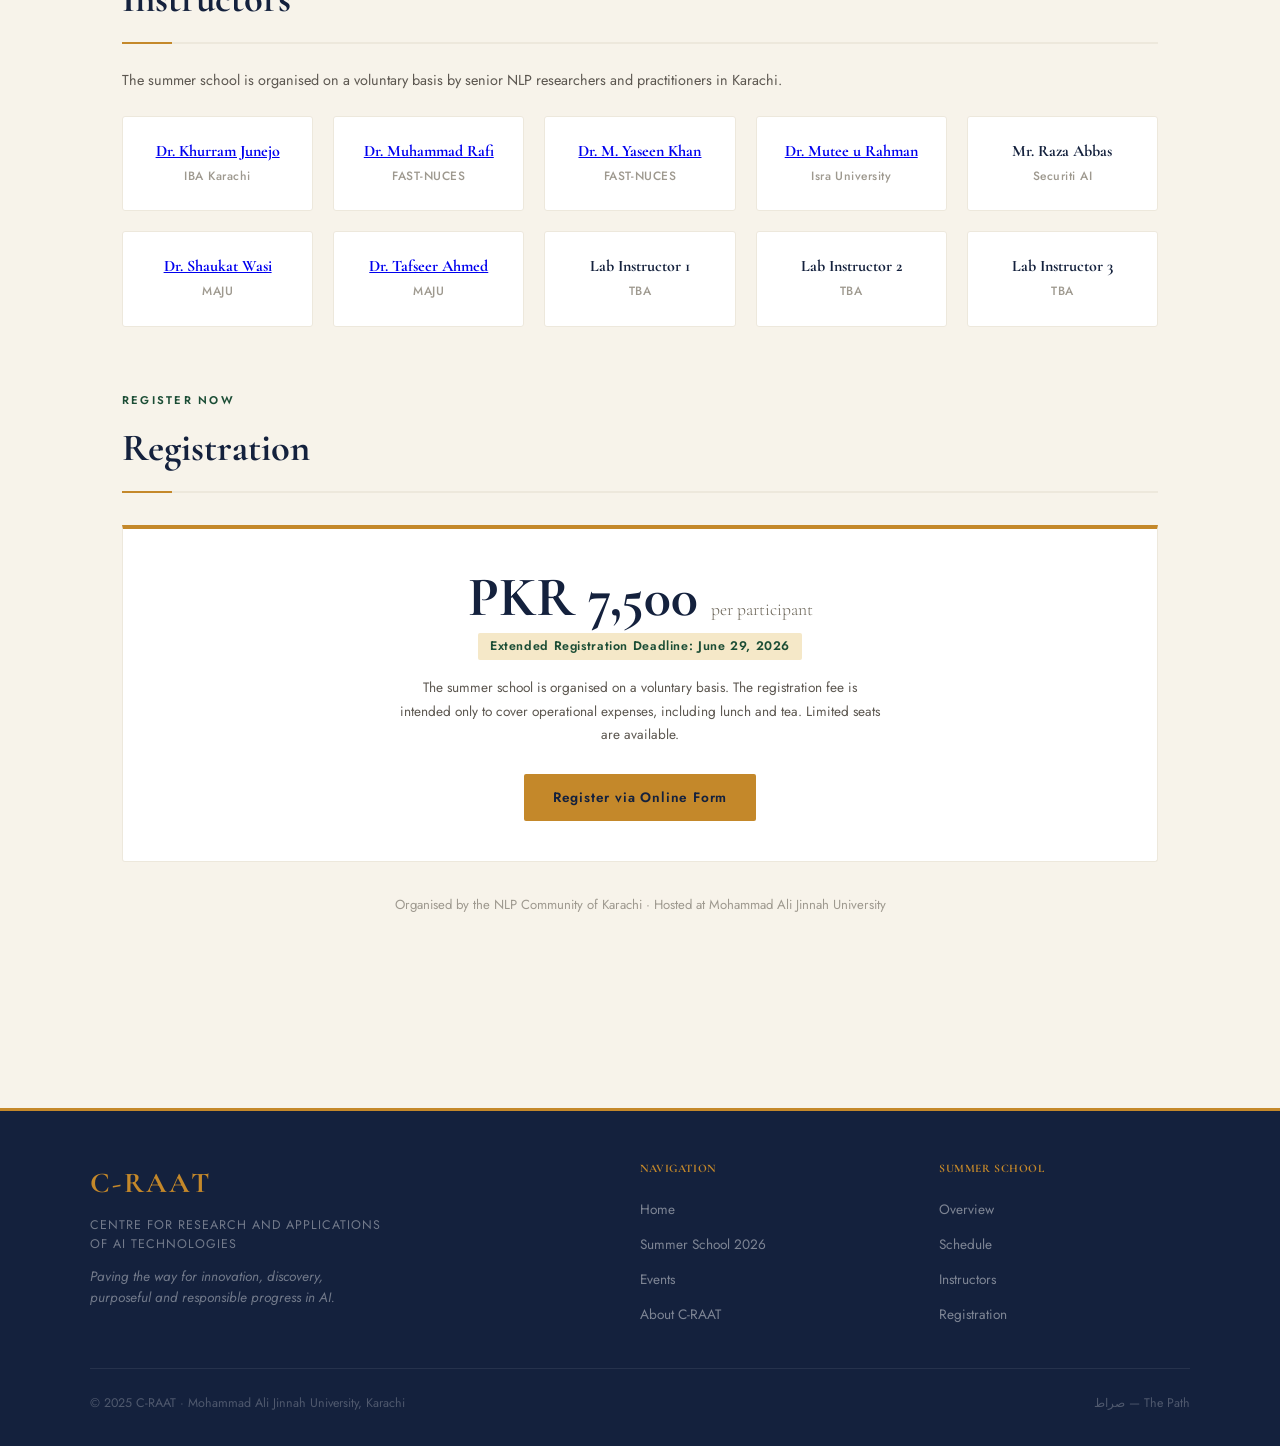
<file: summer-school.html>
<!DOCTYPE html>
<html lang="en">
<head>
  <meta charset="UTF-8">
  <meta name="viewport" content="width=device-width, initial-scale=1.0">
  <title>NLP Summer School Karachi 2026</title>
  <meta name="description" content="A five-day intensive NLP training programme covering foundations to LLMs, organised by the NLP Community of Karachi at MAJU. July 20–24, 2026.">
  <link rel="stylesheet" href="style.css">
</head>
<body>

<header class="site-header">
  <div class="nav-inner">
    <a href="index.html" class="site-logo">
      <span class="logo-abbr">C-RAAT</span>
      <span class="logo-sub">Faculty of Computing, MAJU, Karachi</span>
    </a>
    <ul class="nav-links">
      <li><a href="index.html">Home</a></li>
      <li><a href="summer-school.html" class="active">Summer School</a></li>
      <li><a href="events.html">Events</a></li>
      <li><a href="about.html">About</a></li>
    </ul>
  </div>
</header>

<section class="page-hero" data-arabic="NLP">
  <div class="hero-inner">
    
    <h1 class="hero-title">NLP Summer School<br>Karachi 2026</h1>
    <p class="hero-subtitle">From Text Processing to Large Language Models</p>
	<p class="hero-eyebrow">organized by NLP Community of Karachi</p>
    <p class="hero-desc">A five-day intensive training programme introducing participants to modern Natural Language Processing — from foundational text processing to transformers, RAG, and LLMs.</p>
    <div class="hero-badges">
      <div class="hero-badge">
        <span class="badge-label">Dates</span>
        <span class="badge-value">July 20–24, 2026</span>
      </div>
      <div class="hero-badge">
        <span class="badge-label">Time</span>
        <span class="badge-value">9:00 AM – 5:00 PM</span>
      </div>
      <div class="hero-badge">
        <span class="badge-label">Venue</span>
        <span class="badge-value">MAJU, Karachi</span>
      </div>
      <div class="hero-badge">
        <span class="badge-label">Registration Deadline</span>
        <span class="badge-value">June 29, 2026</span>
      </div>
    </div>
  </div>
</section>

<main class="main">

  <!-- Overview + Why Attend -->
  <section class="section">
    <div class="two-col">
      <div>
        <p class="section-eyebrow">Programme Overview</p>
        <h2 class="section-title">About the Summer School</h2>
        <div class="prose">
          <p>
            The NLP Summer School Karachi 2026 is a five-day intensive programme organised by the NLP Community of Karachi. The programme covers the full spectrum of modern NLP — from foundational text processing techniques to state-of-the-art Transformer models, Retrieval-Augmented Generation (RAG), and Large Language Models (LLMs).
          </p>
          <p>
            The programme combines lectures, demonstrations, hands-on coding labs, and a capstone mini-project to provide both theoretical understanding and practical experience using Python, Google Colab, Hugging Face, and LangChain.
          </p>
          <p>
            Special emphasis is placed on NLP challenges and opportunities for Pakistani languages, including Urdu, Roman Urdu, Sindhi, Punjabi, Pashto, and code-mixed social media text.
          </p>
        </div>
        <div class="tags" style="margin-top:1rem;">
          <span class="tag">NLP</span>
          <span class="tag">LLMs</span>
          <span class="tag">Transformers</span>
          <span class="tag">BERT</span>
          <span class="tag">RAG</span>
          <span class="tag">Hugging Face</span>
          <span class="tag">Pak NLP</span>
         </div>
      </div>
      <div>
        <p class="section-eyebrow">Why Attend?</p>
        <h2 class="section-title">What You Gain</h2>
        <ul class="topic-list" style="margin-top:1rem;">
          <li>A structured introduction to modern NLP and LLM technologies</li>
          <li>Hands-on experience using Python, Google Colab, Hugging Face, and LangChain</li>
          <li>Practical exposure to text classification, transformers, BERT, and RAG systems</li>
          <li>Understanding of NLP challenges in Pakistani and low-resource languages</li>
          <li>Guidance on research directions and industry applications in NLP and Generative AI</li>
        </ul>

        <div style="margin-top:2rem;">
          <p class="section-eyebrow">Who Should Attend?</p>
          <ul class="topic-list" style="margin-top:0.75rem;">
            <li>Final-year undergraduate students</li>
            <li>MS / MPhil students</li>
            <li>Early-stage PhD students</li>
            <li>Young faculty members</li>
            <li>Software developers interested in NLP</li>
            <li>AI/ML researchers beginning work in NLP</li>
          </ul>
        </div>

        <div style="margin-top:2rem;">
          <p class="section-eyebrow">Prerequisites</p>
          <ul class="topic-list" style="margin-top:0.75rem;">
            <li>Basic Python programming knowledge</li>
            <li>Basic understanding of machine learning</li>
            <li>Familiarity with Google Colab</li>
            <li>Basic linear algebra (helpful but not mandatory)</li>
          </ul>
        </div>
      </div>
    </div>
  </section>

  <!-- Schedule -->
  <section class="section">
    <p class="section-eyebrow">Five-Day Programme</p>
    <h2 class="section-title">Schedule</h2>
    <div class="schedule">

      <div class="day-block">
        <div class="day-header" onclick="toggleDay(this)">
          <div>
            <div class="day-label">Day 1 · July 20</div>
            <div class="day-name">Foundations of NLP and Text Processing</div>
          </div>
          <span class="day-chevron">▾</span>
        </div>
        <div class="day-body">
          <div class="day-section">
            <div class="day-section-label">Topics</div>
            <ul class="topic-list">
              <li>Introduction to NLP applications and language challenges</li>
              <li>Text preprocessing, normalization, and tokenization</li>
              <li>Regular expressions, stemming, and lemmatization</li>
              <li>Urdu, Roman Urdu, and Pakistani language preprocessing</li>
            </ul>
          </div>
          <div class="day-section">
            <div class="day-section-label">Hands-on Lab</div>
            <ul class="topic-list">
              <li>Build a basic text preprocessing pipeline</li>
              <li>Compare preprocessing for English, Urdu, and Roman Urdu text</li>
            </ul>
          </div>
        </div>
      </div>

      <div class="day-block">
        <div class="day-header" onclick="toggleDay(this)">
          <div>
            <div class="day-label">Day 2 · July 21</div>
            <div class="day-name">Classical NLP and Text Classification</div>
          </div>
          <span class="day-chevron">▾</span>
        </div>
        <div class="day-body">
          <div class="day-section">
            <div class="day-section-label">Topics</div>
            <ul class="topic-list">
              <li>Bag-of-Words, TF-IDF, and n-gram representations</li>
              <li>Feature extraction and sparse vector representations</li>
              <li>Classical machine learning algorithms for NLP</li>
              <li>Evaluation metrics and error analysis</li>
            </ul>
          </div>
          <div class="day-section">
            <div class="day-section-label">Hands-on Lab</div>
            <ul class="topic-list">
              <li>Build a sentiment classifier using classical machine learning</li>
              <li>Compare Naive Bayes, Logistic Regression, and SVM models</li>
            </ul>
          </div>
        </div>
      </div>

      <div class="day-block">
        <div class="day-header" onclick="toggleDay(this)">
          <div>
            <div class="day-label">Day 3 · July 22</div>
            <div class="day-name">Embeddings, Sequence Modeling, and Transformers</div>
          </div>
          <span class="day-chevron">▾</span>
        </div>
        <div class="day-body">
          <div class="day-section">
            <div class="day-section-label">Topics</div>
            <ul class="topic-list">
              <li>Word embeddings and distributed representations</li>
              <li>RNNs, Attention, and sequence modeling</li>
              <li>Transformer architecture and applications</li>
            </ul>
          </div>
          <div class="day-section">
            <div class="day-section-label">Hands-on Lab</div>
            <ul class="topic-list">
              <li>Compare classical and embedding-based approaches</li>
              <li>Using LLMs and SLMs in practice</li>
            </ul>
          </div>
        </div>
      </div>

      <div class="day-block">
        <div class="day-header" onclick="toggleDay(this)">
          <div>
            <div class="day-label">Day 4 · July 23</div>
            <div class="day-name">BERT, Fine-tuning, and Large Language Models</div>
          </div>
          <span class="day-chevron">▾</span>
        </div>
        <div class="day-body">
          <div class="day-section">
            <div class="day-section-label">Topics</div>
            <ul class="topic-list">
              <li>BERT and multilingual transformer models</li>
              <li>Fine-tuning pre-trained models</li>
              <li>Prompt engineering principles and techniques</li>
            </ul>
          </div>
          <div class="day-section">
            <div class="day-section-label">Hands-on Lab</div>
            <ul class="topic-list">
              <li>Fine-tune BERT for text classification</li>
              <li>Evaluate transformer-based NLP models and solutions</li>
            </ul>
          </div>
        </div>
      </div>

      <div class="day-block">
        <div class="day-header" onclick="toggleDay(this)">
          <div>
            <div class="day-label">Day 5 · July 24</div>
            <div class="day-name">RAG, Modern NLP, and Responsible AI</div>
          </div>
          <span class="day-chevron">▾</span>
        </div>
        <div class="day-body">
          <div class="day-section">
            <div class="day-section-label">Topics</div>
            <ul class="topic-list">
              <li>Retrieval-Augmented Generation (RAG)</li>
              <li>Ethics, bias, and responsible NLP</li>
              <li>NLP opportunities for Pakistani and low-resource languages</li>
            </ul>
          </div>
          <div class="day-section">
            <div class="day-section-label">Hands-on Lab &amp; Capstone</div>
            <ul class="topic-list">
              <li>Build a simple RAG-based question answering system</li>
              <li>Capstone project presentations</li>
            </ul>
          </div>
        </div>
      </div>

    </div>
  </section>

  <!-- Learning Outcomes -->
  <section class="section">
    <p class="section-eyebrow">After Five Days</p>
    <h2 class="section-title">Learning Outcomes</h2>
    <div class="cards-grid" style="grid-template-columns: repeat(auto-fill, minmax(240px,1fr));">
      <div class="card" style="border-top-color:var(--gold);">
        <div class="card-title" style="font-size:1rem;">Text &amp; Pipeline</div>
        <p class="card-text">Understand the standard NLP pipeline and clean and preprocess textual data effectively.</p>
      </div>
      <div class="card" style="border-top-color:var(--forest);">
        <div class="card-title" style="font-size:1rem;">Representations</div>
        <p class="card-text">Represent text using Bag-of-Words, TF-IDF, and word embeddings, and train classical NLP models.</p>
      </div>
      <div class="card" style="border-top-color:var(--navy);">
        <div class="card-title" style="font-size:1rem;">Transformers</div>
        <p class="card-text">Understand transformer and BERT architectures and fine-tune models for basic NLP tasks.</p>
      </div>
      <div class="card" style="border-top-color:var(--gold);">
        <div class="card-title" style="font-size:1rem;">LLMs &amp; RAG</div>
        <p class="card-text">Understand LLM fundamentals, prompt engineering, and build a basic RAG system.</p>
      </div>
      <div class="card" style="border-top-color:var(--forest);">
        <div class="card-title" style="font-size:1rem;">Research Directions</div>
        <p class="card-text">Identify research opportunities in Pakistani and low-resource languages.</p>
      </div>
    </div>
  </section>

  <!-- Instructors -->
  <section class="section">
    <p class="section-eyebrow">Tentative Instructor List</p>
    <h2 class="section-title">Instructors</h2>
    <p style="font-size:0.9rem;color:var(--text-muted);margin-bottom:0.5rem;">
      The summer school is organised on a voluntary basis by senior NLP researchers and practitioners in Karachi.
    </p>
    <div class="instructors">
      <div class="instructor">
        <div class="inst-name"><a href="https://www.linkedin.com/in/knjunejo/" target=_blank>Dr. Khurram Junejo</a></div>
        <div class="inst-affil">IBA Karachi</div>
      </div>
      <div class="instructor">
        <div class="inst-name"><a href="https://www.linkedin.com/in/muhammad-rafi-34339219/" target=_blank>Dr. Muhammad Rafi</a></div>
        <div class="inst-affil">FAST-NUCES</div>
      </div>
      <div class="instructor">
            <div class="inst-name"><a href="https://www.linkedin.com/in/muhammadyaseenkhan/" target=_blank>Dr. M. Yaseen Khan</a></div>
        <div class="inst-affil">FAST-NUCES</div>
      </div>
	  	  <div class="instructor">
        <div class="inst-name"><a href="https://www.linkedin.com/in/mutee-u-rahman-8914335/" target=_blank>Dr. Mutee u Rahman</a></div>
        <div class="inst-affil">Isra University</div>
      </div>
      <div class="instructor">
        <div class="inst-name">Mr. Raza Abbas</div>
        <div class="inst-affil">Securiti AI</div>
      </div>
      <div class="instructor">
        <div class="inst-name"><a href="https://www.linkedin.com/in/shaukatwasi/" target=_blank>Dr. Shaukat Wasi</a></div>
        <div class="inst-affil">MAJU</div>
      </div>
      <div class="instructor">
        <div class="inst-name"><a href="https://www.linkedin.com/in/tafseer-ahmed-8231a22/" target=_blank>Dr. Tafseer Ahmed</a></div>
        <div class="inst-affil">MAJU</div>
      </div>
      <div class="instructor">
        <div class="inst-name">Lab Instructor 1</div>
        <div class="inst-affil">TBA</div>
      </div>
      <div class="instructor">
        <div class="inst-name">Lab Instructor 2</div>
        <div class="inst-affil">TBA</div>
      </div>
      <div class="instructor">
        <div class="inst-name">Lab Instructor 3</div>
        <div class="inst-affil">TBA</div>
      </div>


    </div>
  </section>

  <!-- Registration -->
  <section class="section" id="registration">
    <p class="section-eyebrow">Register Now</p>
    <h2 class="section-title">Registration</h2>
    <div class="reg-box">
      <div class="reg-fee">PKR 7,500 <span class="reg-fee-unit">per participant</span></div>
      <div class="reg-deadline">Extended Registration Deadline: June 29, 2026</div>
      <p class="reg-note">
        The summer school is organised on a voluntary basis. The registration fee is intended only to cover operational expenses, including lunch and tea. Limited seats are available.
      </p>
      <a href="https://tinyurl.com/ssknlp" class="btn btn-gold" target=_blank>Register via Online Form</a>
      <!-- Replace # with your Google Form or registration link -->
    </div>
    <p style="font-size:0.82rem;color:var(--gray-400);text-align:center;margin-top:0.5rem;">
      Organised by the NLP Community of Karachi · Hosted at Mohammad Ali Jinnah University
    </p>
  </section>

</main>

<footer class="site-footer">
  <div class="footer-inner">
    <div>
      <div class="footer-brand-name">C-RAAT</div>
      <div class="footer-brand-full">Centre for Research and Applications<br>of AI Technologies</div>
      <p class="footer-brand-tagline">Paving the way for innovation, discovery,<br>purposeful and responsible progress in AI.</p>
    </div>
    <div>
      <div class="footer-heading">Navigation</div>
      <ul class="footer-links">
        <li><a href="index.html">Home</a></li>
        <li><a href="summer-school.html">Summer School 2026</a></li>
        <li><a href="events.html">Events</a></li>
        <li><a href="about.html">About C-RAAT</a></li>
      </ul>
    </div>
    <div>
      <div class="footer-heading">Summer School</div>
      <ul class="footer-links">
        <li><a href="summer-school.html#overview">Overview</a></li>
        <li><a href="summer-school.html#schedule">Schedule</a></li>
        <li><a href="summer-school.html#instructors">Instructors</a></li>
        <li><a href="summer-school.html#registration">Registration</a></li>
      </ul>
    </div>
  </div>
  <div class="footer-bottom">
    <span>© 2025 C-RAAT · Mohammad Ali Jinnah University, Karachi</span>
    <span>صراط — The Path</span>
  </div>
</footer>

<script>
function toggleDay(header) {
  const body = header.nextElementSibling;
  const isOpen = body.classList.contains('open');
  body.classList.toggle('open', !isOpen);
  header.classList.toggle('open', !isOpen);
}
// Open Day 1 by default
document.querySelector('.day-header').click();
</script>
</body>
</html>
</file>
<file: style.css>
@import url('https://fonts.googleapis.com/css2?family=Cormorant+Garamond:ital,wght@0,400;0,600;0,700;1,400;1,600&family=Jost:wght@300;400;500;600&display=swap');

:root {
  --navy:        #14213D;
  --navy-light:  #1E3356;
  --gold:        #C4882A;
  --gold-light:  #E0A84A;
  --gold-pale:   #F5E8C8;
  --forest:      #1B4D35;
  --cream:       #F7F3EA;
  --cream-dark:  #EDE8DC;
  --white:       #FFFFFF;
  --gray-400:    #9E998F;
  --gray-600:    #6B6558;
  --text:        #1C1916;
  --text-muted:  #5C5750;
}

* { margin: 0; padding: 0; box-sizing: border-box; }
html { scroll-behavior: smooth; }

body {
  font-family: 'Jost', sans-serif;
  background: var(--cream);
  color: var(--text);
  font-size: 16px;
  line-height: 1.7;
}

/* ── NAV ─────────────────────────────────── */
.site-header {
  background: var(--navy);
  padding: 0 2rem;
  position: sticky;
  top: 0;
  z-index: 100;
  border-bottom: 3px solid var(--gold);
}
.nav-inner {
  max-width: 1100px;
  margin: 0 auto;
  display: flex;
  align-items: center;
  justify-content: space-between;
  height: 70px;
}
.site-logo { text-decoration: none; display: flex; flex-direction: column; }
.logo-abbr {
  font-family: 'Cormorant Garamond', serif;
  font-size: 1.7rem;
  font-weight: 700;
  color: var(--gold);
  letter-spacing: 0.08em;
  line-height: 1;
}
.logo-sub {
  font-size: 0.6rem;
  color: rgba(255,255,255,0.5);
  letter-spacing: 0.1em;
  text-transform: uppercase;
  font-weight: 300;
}
.nav-links { display: flex; gap: 2rem; list-style: none; }
.nav-links a {
  color: rgba(255,255,255,0.7);
  text-decoration: none;
  font-size: 0.82rem;
  font-weight: 500;
  letter-spacing: 0.08em;
  text-transform: uppercase;
  transition: color 0.2s;
  padding-bottom: 2px;
}
.nav-links a:hover, .nav-links a.active {
  color: var(--gold);
  border-bottom: 1px solid var(--gold);
}

/* ── PAGE HERO ───────────────────────────── */
.page-hero {
  background: var(--navy);
  color: var(--white);
  padding: 4rem 2rem 3.5rem;
  position: relative;
  overflow: hidden;
}
.page-hero::before {
  content: attr(data-arabic);
  position: absolute;
  right: 2%;
  top: 50%;
  transform: translateY(-50%);
  font-family: 'Cormorant Garamond', serif;
  font-size: 14rem;
  color: rgba(255,255,255,0.035);
  pointer-events: none;
  line-height: 1;
}
.hero-inner { max-width: 1100px; margin: 0 auto; }
.hero-eyebrow {
  font-size: 0.73rem;
  letter-spacing: 0.2em;
  text-transform: uppercase;
  color: var(--gold);
  font-weight: 600;
  margin-bottom: 0.75rem;
}
.hero-title {
  font-family: 'Cormorant Garamond', serif;
  font-size: clamp(2.2rem, 5vw, 4rem);
  font-weight: 700;
  line-height: 1.1;
  color: var(--white);
  margin-bottom: 0.4rem;
}
.hero-subtitle {
  font-family: 'Cormorant Garamond', serif;
  font-size: clamp(1.1rem, 2.5vw, 1.6rem);
  color: var(--gold);
  font-style: italic;
  margin-bottom: 1.2rem;
}
.hero-desc {
  max-width: 580px;
  color: rgba(255,255,255,0.7);
  font-size: 1rem;
  font-weight: 300;
  line-height: 1.8;
}
.hero-badges {
  display: flex;
  flex-wrap: wrap;
  gap: 1.5rem;
  margin-top: 2rem;
}
.hero-badge {
  display: flex;
  flex-direction: column;
  border-left: 2px solid var(--gold);
  padding-left: 0.75rem;
}
.badge-label {
  font-size: 0.65rem;
  letter-spacing: 0.15em;
  text-transform: uppercase;
  color: var(--gold);
  font-weight: 600;
}
.badge-value {
  font-size: 0.9rem;
  color: rgba(255,255,255,0.85);
  font-weight: 400;
}

/* ── LAYOUT ──────────────────────────────── */
.main { max-width: 1100px; margin: 0 auto; padding: 4rem 2rem; }
.section { margin-bottom: 4rem; }

.section-eyebrow {
  font-size: 0.7rem;
  letter-spacing: 0.2em;
  text-transform: uppercase;
  color: var(--forest);
  font-weight: 600;
  margin-bottom: 0.4rem;
}
.section-title {
  font-family: 'Cormorant Garamond', serif;
  font-size: clamp(1.7rem, 3vw, 2.4rem);
  font-weight: 700;
  color: var(--navy);
  margin-bottom: 1.5rem;
  padding-bottom: 0.6rem;
  border-bottom: 2px solid var(--cream-dark);
  position: relative;
}
.section-title::after {
  content: '';
  position: absolute;
  bottom: -2px;
  left: 0;
  width: 50px;
  height: 2px;
  background: var(--gold);
}

/* ── ANNOUNCEMENT CARD ───────────────────── */
.announcement {
  background: linear-gradient(130deg, var(--navy) 0%, var(--forest) 100%);
  border-radius: 4px;
  padding: 2.5rem 3rem;
  color: var(--white);
  margin: 2rem 0 3rem;
  position: relative;
  overflow: hidden;
  border-left: 5px solid var(--gold);
}
.announcement::after {
  content: 'NLP';
  position: absolute;
  right: -1rem;
  bottom: -2rem;
  font-family: 'Cormorant Garamond', serif;
  font-size: 9rem;
  font-weight: 700;
  color: rgba(255,255,255,0.04);
  line-height: 1;
  pointer-events: none;
}
.ann-badge {
  display: inline-block;
  background: var(--gold);
  color: var(--navy);
  font-size: 0.68rem;
  font-weight: 700;
  letter-spacing: 0.15em;
  text-transform: uppercase;
  padding: 0.25rem 0.75rem;
  border-radius: 2px;
  margin-bottom: 1rem;
}
.ann-title {
  font-family: 'Cormorant Garamond', serif;
  font-size: clamp(1.7rem, 3.5vw, 2.6rem);
  font-weight: 700;
  line-height: 1.15;
  margin-bottom: 0.3rem;
}
.ann-subtitle {
  font-style: italic;
  color: rgba(255,255,255,0.65);
  margin-bottom: 1.5rem;
  font-size: 1rem;
}
.ann-details {
  display: flex;
  flex-wrap: wrap;
  gap: 1.5rem 2.5rem;
  margin-bottom: 2rem;
}
.ann-detail {
  display: flex;
  align-items: center;
  gap: 0.5rem;
  font-size: 0.88rem;
  color: rgba(255,255,255,0.8);
}
.ann-detail-icon { color: var(--gold); }

.btn {
  display: inline-block;
  padding: 0.75rem 1.8rem;
  border-radius: 2px;
  font-weight: 600;
  text-decoration: none;
  font-size: 0.85rem;
  letter-spacing: 0.06em;
  transition: all 0.2s;
  cursor: pointer;
  border: none;
  font-family: 'Jost', sans-serif;
}
.btn-gold { background: var(--gold); color: var(--navy); }
.btn-gold:hover { background: var(--gold-light); transform: translateY(-1px); }
.btn-outline {
  background: transparent;
  color: var(--white);
  border: 1px solid rgba(255,255,255,0.35);
  margin-left: 0.75rem;
}
.btn-outline:hover { border-color: var(--gold); color: var(--gold); }

/* ── MISSION CARDS ───────────────────────── */
.cards-grid {
  display: grid;
  grid-template-columns: repeat(auto-fit, minmax(280px, 1fr));
  gap: 1.25rem;
  margin-top: 1.5rem;
}
.card {
  background: var(--white);
  border: 1px solid var(--cream-dark);
  border-top: 3px solid transparent;
  border-radius: 3px;
  padding: 1.75rem;
  transition: transform 0.2s, box-shadow 0.2s;
}
.card:nth-child(1) { border-top-color: var(--gold); }
.card:nth-child(2) { border-top-color: var(--forest); }
.card:nth-child(3) { border-top-color: var(--navy); }
.card:hover { transform: translateY(-3px); box-shadow: 0 8px 24px rgba(20,33,61,0.09); }
.card-num {
  font-family: 'Cormorant Garamond', serif;
  font-size: 2.5rem;
  font-weight: 700;
  color: var(--cream-dark);
  line-height: 1;
  margin-bottom: 0.5rem;
}
.card-title {
  font-family: 'Cormorant Garamond', serif;
  font-size: 1.2rem;
  font-weight: 700;
  color: var(--navy);
  margin-bottom: 0.5rem;
}
.card-text { font-size: 0.9rem; color: var(--text-muted); line-height: 1.7; }

/* ── SCHEDULE ACCORDION ──────────────────── */
.schedule { margin-top: 1.5rem; }
.day-block {
  border: 1px solid var(--cream-dark);
  border-left: 4px solid var(--gold);
  border-radius: 0 3px 3px 0;
  margin-bottom: 0.75rem;
  background: var(--white);
  overflow: hidden;
}
.day-header {
  background: var(--navy);
  padding: 1rem 1.5rem;
  cursor: pointer;
  display: flex;
  justify-content: space-between;
  align-items: center;
  user-select: none;
}
.day-label {
  font-size: 0.68rem;
  letter-spacing: 0.15em;
  text-transform: uppercase;
  color: var(--gold);
  font-weight: 600;
}
.day-name {
  font-family: 'Cormorant Garamond', serif;
  font-size: 1.15rem;
  font-weight: 700;
  color: var(--white);
  margin-top: 0.1rem;
}
.day-chevron {
  color: var(--gold);
  font-size: 1.1rem;
  transition: transform 0.25s;
  line-height: 1;
}
.day-header.open .day-chevron { transform: rotate(180deg); }
.day-body { padding: 1.5rem; display: none; }
.day-body.open { display: block; }

.day-section { margin-bottom: 1.25rem; }
.day-section-label {
  font-size: 0.68rem;
  letter-spacing: 0.15em;
  text-transform: uppercase;
  color: var(--forest);
  font-weight: 700;
  margin-bottom: 0.5rem;
  padding-bottom: 0.25rem;
  border-bottom: 1px solid var(--cream-dark);
}
.topic-list { list-style: none; padding: 0; }
.topic-list li {
  padding: 0.3rem 0 0.3rem 1.4rem;
  font-size: 0.9rem;
  color: var(--text-muted);
  position: relative;
  line-height: 1.6;
}
.topic-list li::before {
  content: '→';
  position: absolute;
  left: 0;
  color: var(--gold);
  font-size: 0.8rem;
  top: 0.38rem;
}

/* ── INSTRUCTORS ─────────────────────────── */
.instructors {
  display: grid;
  grid-template-columns: repeat(auto-fill, minmax(185px, 1fr));
  gap: 1.25rem;
  margin-top: 1.5rem;
}
.instructor {
  background: var(--white);
  border: 1px solid var(--cream-dark);
  padding: 1.5rem 1.25rem;
  text-align: center;
  border-radius: 3px;
  transition: transform 0.2s;
}
.instructor:hover { transform: translateY(-2px); box-shadow: 0 6px 18px rgba(20,33,61,0.08); }
.inst-avatar {
  width: 56px; height: 56px;
  border-radius: 50%;
  background: var(--navy);
  color: var(--gold);
  display: flex;
  align-items: center;
  justify-content: center;
  font-family: 'Cormorant Garamond', serif;
  font-size: 1.3rem;
  font-weight: 700;
  margin: 0 auto 0.9rem;
}
.inst-name {
  font-family: 'Cormorant Garamond', serif;
  font-size: 1rem;
  font-weight: 700;
  color: var(--navy);
  line-height: 1.3;
  margin-bottom: 0.25rem;
}
.inst-affil {
  font-size: 0.75rem;
  color: var(--gray-400);
  letter-spacing: 0.04em;
  font-weight: 500;
}
.inst-linkedin {
  display: inline-flex;
  align-items: center;
  gap: 0.3rem;
  margin-top: 0.6rem;
  font-size: 0.72rem;
  font-weight: 600;
  color: var(--gold);
  text-decoration: none;
  letter-spacing: 0.03em;
  border: 1px solid var(--cream-dark);
  padding: 0.22rem 0.6rem;
  border-radius: 2px;
  transition: border-color 0.2s, color 0.2s;
}
.inst-linkedin:hover {
  border-color: var(--gold);
  color: var(--gold-light);
}

/* ── REGISTRATION BOX ────────────────────── */
.reg-box {
  background: var(--white);
  border: 1px solid var(--cream-dark);
  border-top: 4px solid var(--gold);
  padding: 2.5rem;
  border-radius: 0 0 3px 3px;
  text-align: center;
  margin: 2rem 0;
}
.reg-fee {
  font-family: 'Cormorant Garamond', serif;
  font-size: 3.5rem;
  font-weight: 700;
  color: var(--navy);
  line-height: 1;
}
.reg-fee-unit { font-size: 1.1rem; color: var(--gray-600); font-weight: 300; }
.reg-deadline {
  display: inline-block;
  margin: 0.5rem 0 0.25rem;
  background: var(--gold-pale);
  color: var(--forest);
  font-size: 0.78rem;
  font-weight: 600;
  padding: 0.2rem 0.75rem;
  border-radius: 2px;
  letter-spacing: 0.05em;
}
.reg-note {
  font-size: 0.85rem;
  color: var(--text-muted);
  max-width: 480px;
  margin: 0.75rem auto 1.75rem;
  line-height: 1.7;
}

/* ── EVENTS GRID ─────────────────────────── */
.events-grid {
  display: grid;
  grid-template-columns: repeat(auto-fill, minmax(240px, 1fr));
  gap: 1.75rem;
  margin-top: 1.5rem;
}
.event-card {
  background: var(--white);
  border: 1px solid var(--cream-dark);
  border-radius: 3px;
  overflow: hidden;
  transition: transform 0.2s, box-shadow 0.2s;
}
.event-card:hover { transform: translateY(-4px); box-shadow: 0 12px 32px rgba(20,33,61,0.12); }
.event-poster {
  height: 300px;
  background: var(--white);
  display: flex;
  flex-direction: column;
  align-items: center;
  justify-content: center;
  gap: 0.75rem;
  color: rgba(255,255,255,0.18);
  font-family: 'Cormorant Garamond', serif;
  position: relative;
  overflow: hidden;
}
.event-poster::before {
  content: '';
  position: absolute;
  inset: 0;
  background: repeating-linear-gradient(
    45deg,
    transparent,
    transparent 20px,
    rgba(196,136,42,0.03) 20px,
    rgba(196,136,42,0.03) 21px
  );
}
.poster-icon { font-size: 2.5rem; opacity: 0.3; }
.poster-label { font-size: 0.75rem; letter-spacing: 0.1em; text-transform: uppercase; opacity: 0.4; }
.event-poster img { width: 100%; height: 100%; object-fit: contain; }
.event-info { padding: 1.2rem 1.25rem; }
.event-date {
  font-size: 0.72rem;
  color: var(--gold);
  font-weight: 700;
  letter-spacing: 0.1em;
  text-transform: uppercase;
  margin-bottom: 0.25rem;
}
.event-title {
  font-family: 'Cormorant Garamond', serif;
  font-size: 1.05rem;
  font-weight: 700;
  color: var(--navy);
}

/* ── ABOUT PAGE ──────────────────────────── */
.pronunciation-box {
  background: var(--white);
  border: 1px solid var(--cream-dark);
  border-left: 4px solid var(--gold);
  padding: 1.5rem 2rem;
  border-radius: 0 3px 3px 0;
  margin: 1.5rem 0;
}
.pronunciation-arabic {
  font-family: 'Cormorant Garamond', serif;
  font-size: 2.5rem;
  font-weight: 700;
  color: var(--navy);
  direction: rtl;
  margin-bottom: 0.25rem;
}
.pronunciation-phonetic {
  font-style: italic;
  color: var(--gold);
  font-size: 1.1rem;
  margin-bottom: 0.25rem;
}
.pronunciation-meaning { font-size: 0.9rem; color: var(--text-muted); }

.mission-list { list-style: none; padding: 0; margin-top: 1rem; }
.mission-list li {
  padding: 1rem 1rem 1rem 2.5rem;
  border-bottom: 1px solid var(--cream-dark);
  font-size: 0.92rem;
  color: var(--text-muted);
  position: relative;
  line-height: 1.7;
}
.mission-list li:last-child { border-bottom: none; }
.mission-list li::before {
  content: '▸';
  position: absolute;
  left: 0.5rem;
  top: 1.1rem;
  color: var(--gold);
  font-size: 0.9rem;
}
.mission-list li strong { color: var(--navy); display: block; font-weight: 600; margin-bottom: 0.15rem; }

/* ── INFO TABLE ──────────────────────────── */
.info-table { width: 100%; border-collapse: collapse; margin: 1.5rem 0; font-size: 0.9rem; }
.info-table tr { border-bottom: 1px solid var(--cream-dark); }
.info-table td { padding: 0.7rem 0.5rem; }
.info-table td:first-child {
  width: 35%;
  font-weight: 600;
  color: var(--navy);
  font-size: 0.75rem;
  letter-spacing: 0.06em;
  text-transform: uppercase;
}

/* ── TWO COL ─────────────────────────────── */
.two-col { display: grid; grid-template-columns: 1.4fr 1fr; gap: 3rem; align-items: start; }
.prose p { margin-bottom: 1rem; font-size: 0.95rem; color: var(--text-muted); line-height: 1.8; }
.prose p:last-child { margin-bottom: 0; }

/* ── TAG PILLS ───────────────────────────── */
.tags { display: flex; flex-wrap: wrap; gap: 0.4rem; margin-top: 0.75rem; }
.tag {
  display: inline-block;
  background: var(--gold-pale);
  color: var(--forest);
  font-size: 0.73rem;
  font-weight: 600;
  padding: 0.2rem 0.6rem;
  border-radius: 2px;
  letter-spacing: 0.04em;
}

/* ── FOOTER ──────────────────────────────── */
.site-footer {
  background: var(--navy);
  color: rgba(255,255,255,0.55);
  padding: 3rem 2rem 2rem;
  margin-top: 4rem;
  border-top: 3px solid var(--gold);
}
.footer-inner {
  max-width: 1100px;
  margin: 0 auto;
  display: grid;
  grid-template-columns: 2fr 1fr 1fr;
  gap: 3rem;
}
.footer-brand-name {
  font-family: 'Cormorant Garamond', serif;
  font-size: 1.8rem;
  font-weight: 700;
  color: var(--gold);
  letter-spacing: 0.08em;
  margin-bottom: 0.5rem;
}
.footer-brand-full {
  font-size: 0.78rem;
  color: rgba(255,255,255,0.4);
  text-transform: uppercase;
  letter-spacing: 0.08em;
  line-height: 1.5;
}
.footer-brand-tagline {
  font-size: 0.85rem;
  color: rgba(255,255,255,0.4);
  font-style: italic;
  margin-top: 0.75rem;
  line-height: 1.6;
}
.footer-heading {
  font-family: 'Cormorant Garamond', serif;
  font-size: 0.95rem;
  font-weight: 700;
  color: var(--gold);
  margin-bottom: 1rem;
  letter-spacing: 0.05em;
  text-transform: uppercase;
  font-size: 0.72rem;
}
.footer-links { list-style: none; padding: 0; }
.footer-links li { margin-bottom: 0.5rem; }
.footer-links a {
  color: rgba(255,255,255,0.45);
  text-decoration: none;
  font-size: 0.85rem;
  transition: color 0.2s;
}
.footer-links a:hover { color: var(--gold); }
.footer-bottom {
  max-width: 1100px;
  margin: 2rem auto 0;
  padding-top: 1.5rem;
  border-top: 1px solid rgba(255,255,255,0.08);
  display: flex;
  justify-content: space-between;
  font-size: 0.78rem;
  color: rgba(255,255,255,0.25);
}

/* ── RESPONSIVE ──────────────────────────── */
@media (max-width: 768px) {
  .nav-links { display: none; }
  .two-col { grid-template-columns: 1fr; gap: 2rem; }
  .footer-inner { grid-template-columns: 1fr; gap: 2rem; }
  .footer-bottom { flex-direction: column; gap: 0.5rem; }
  .page-hero::before { display: none; }
  .ann-details { gap: 1rem; }
  .announcement { padding: 1.75rem; }
  .cards-grid { grid-template-columns: 1fr; }
}
</file>
